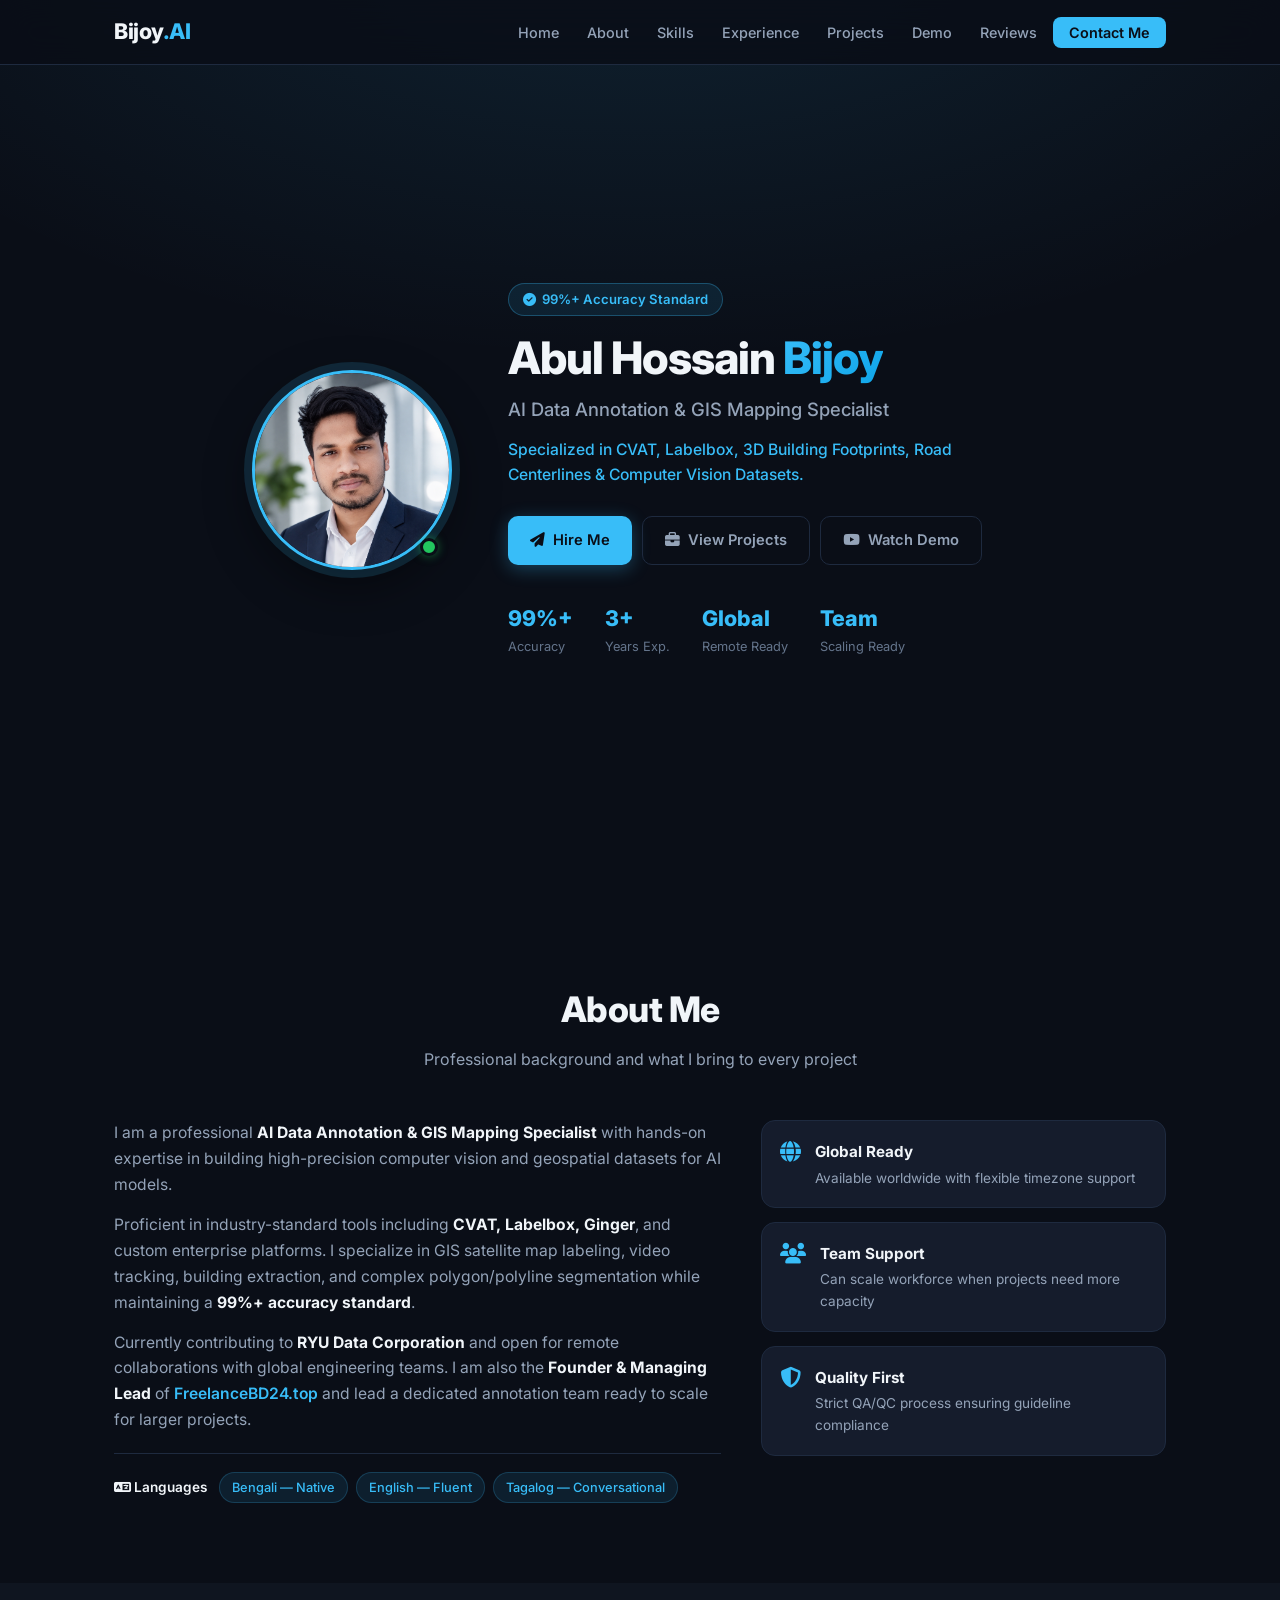
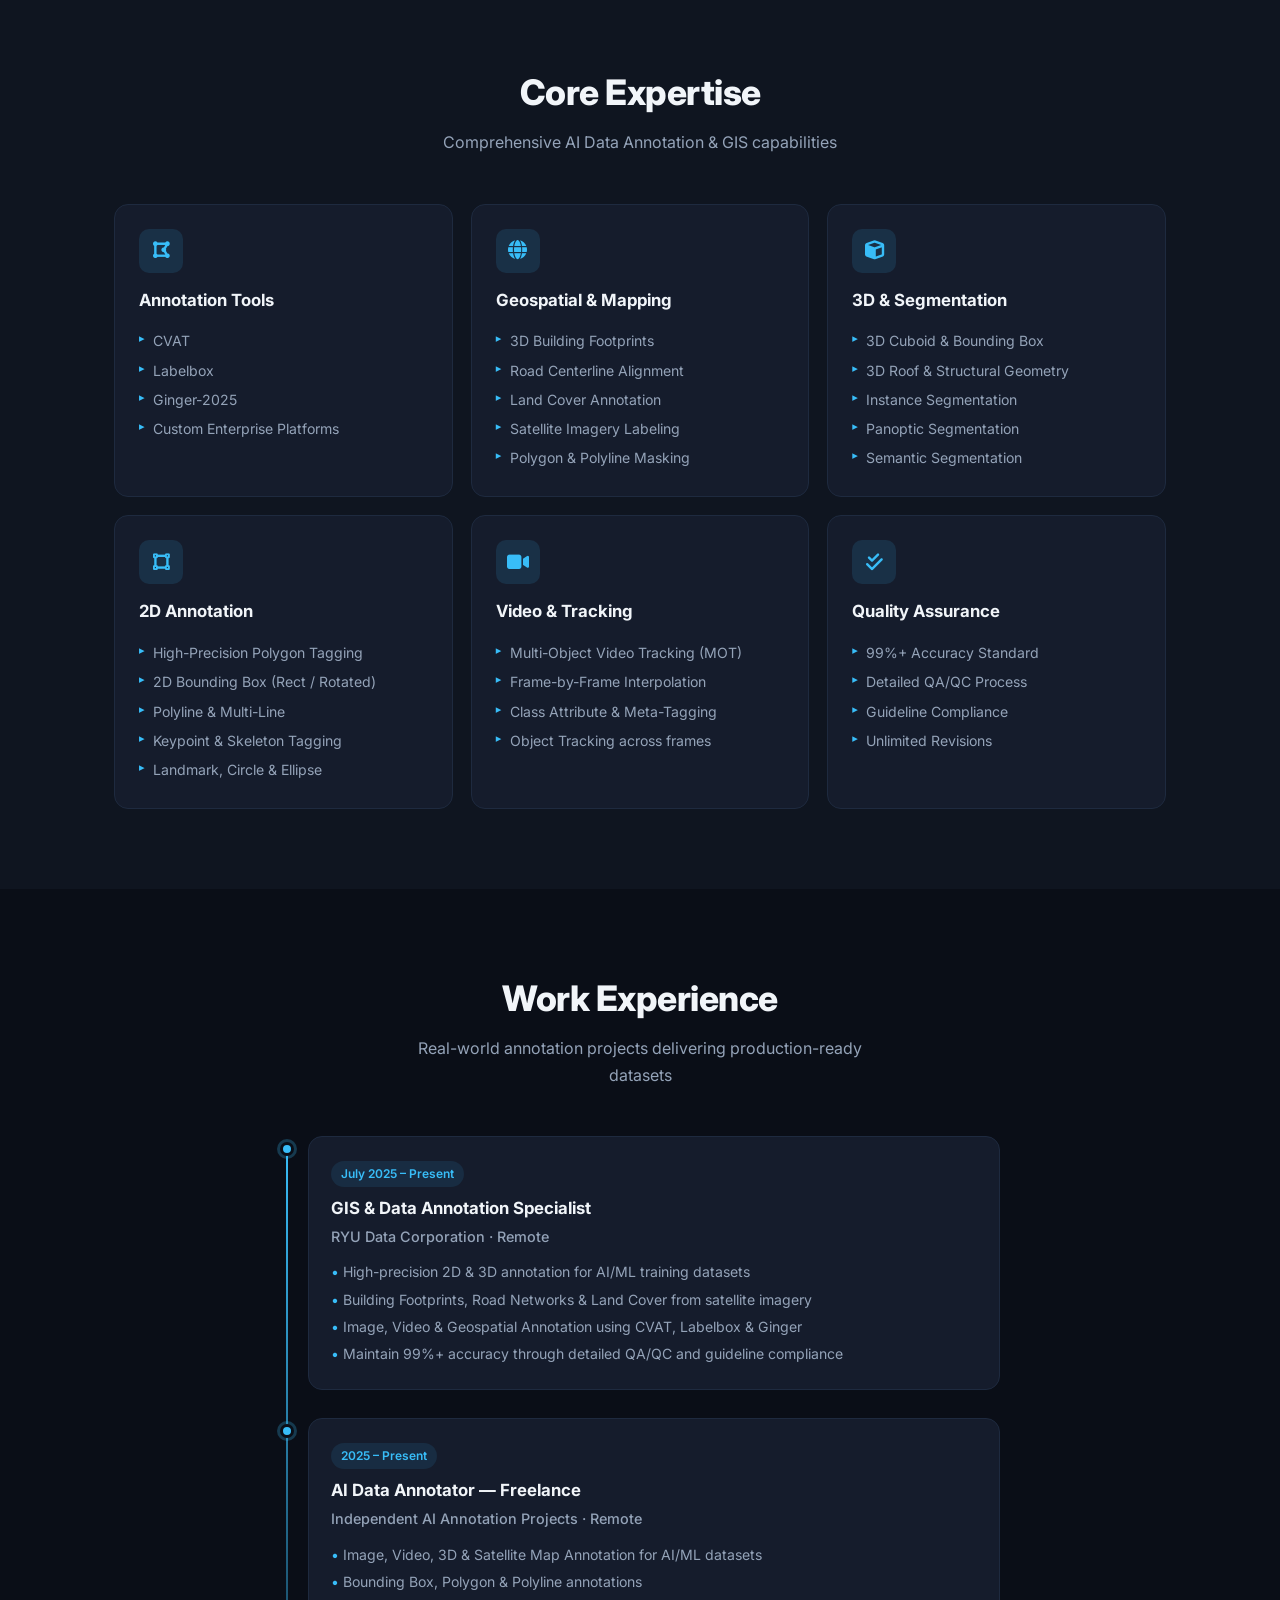
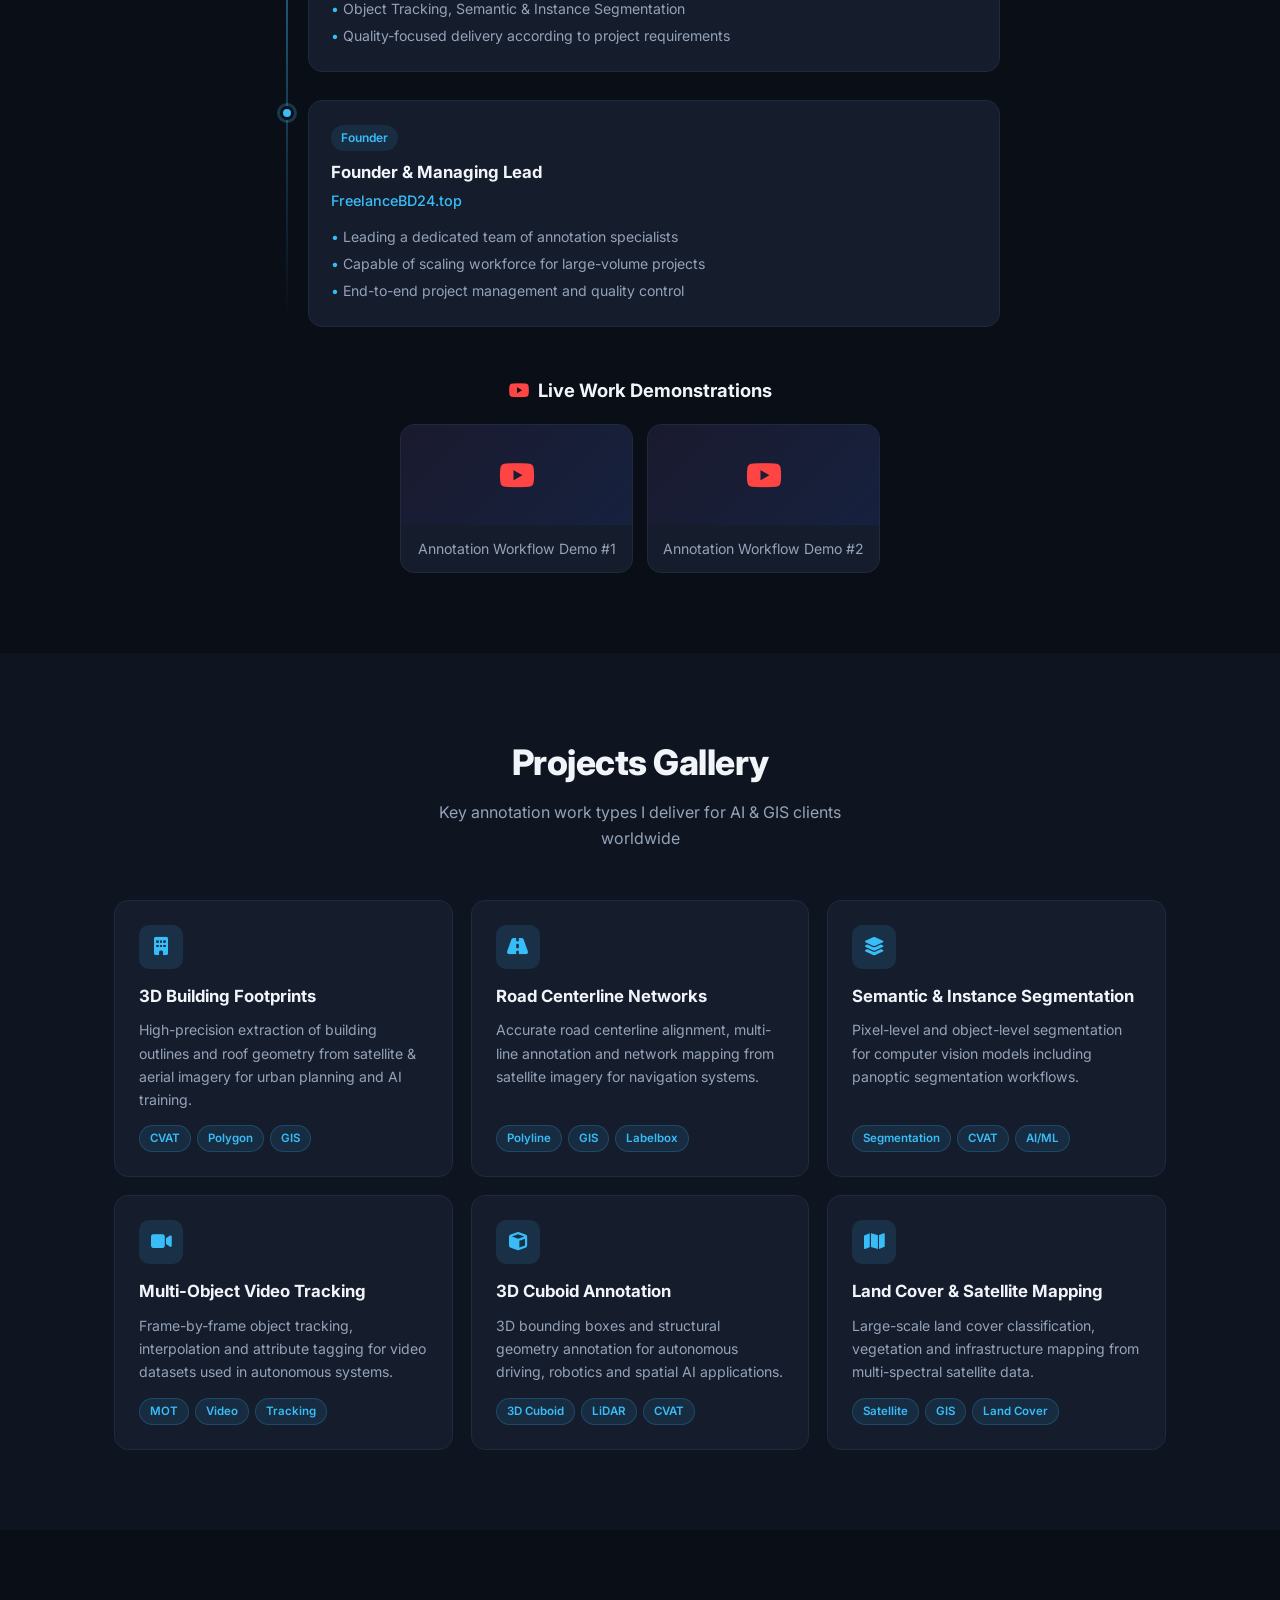
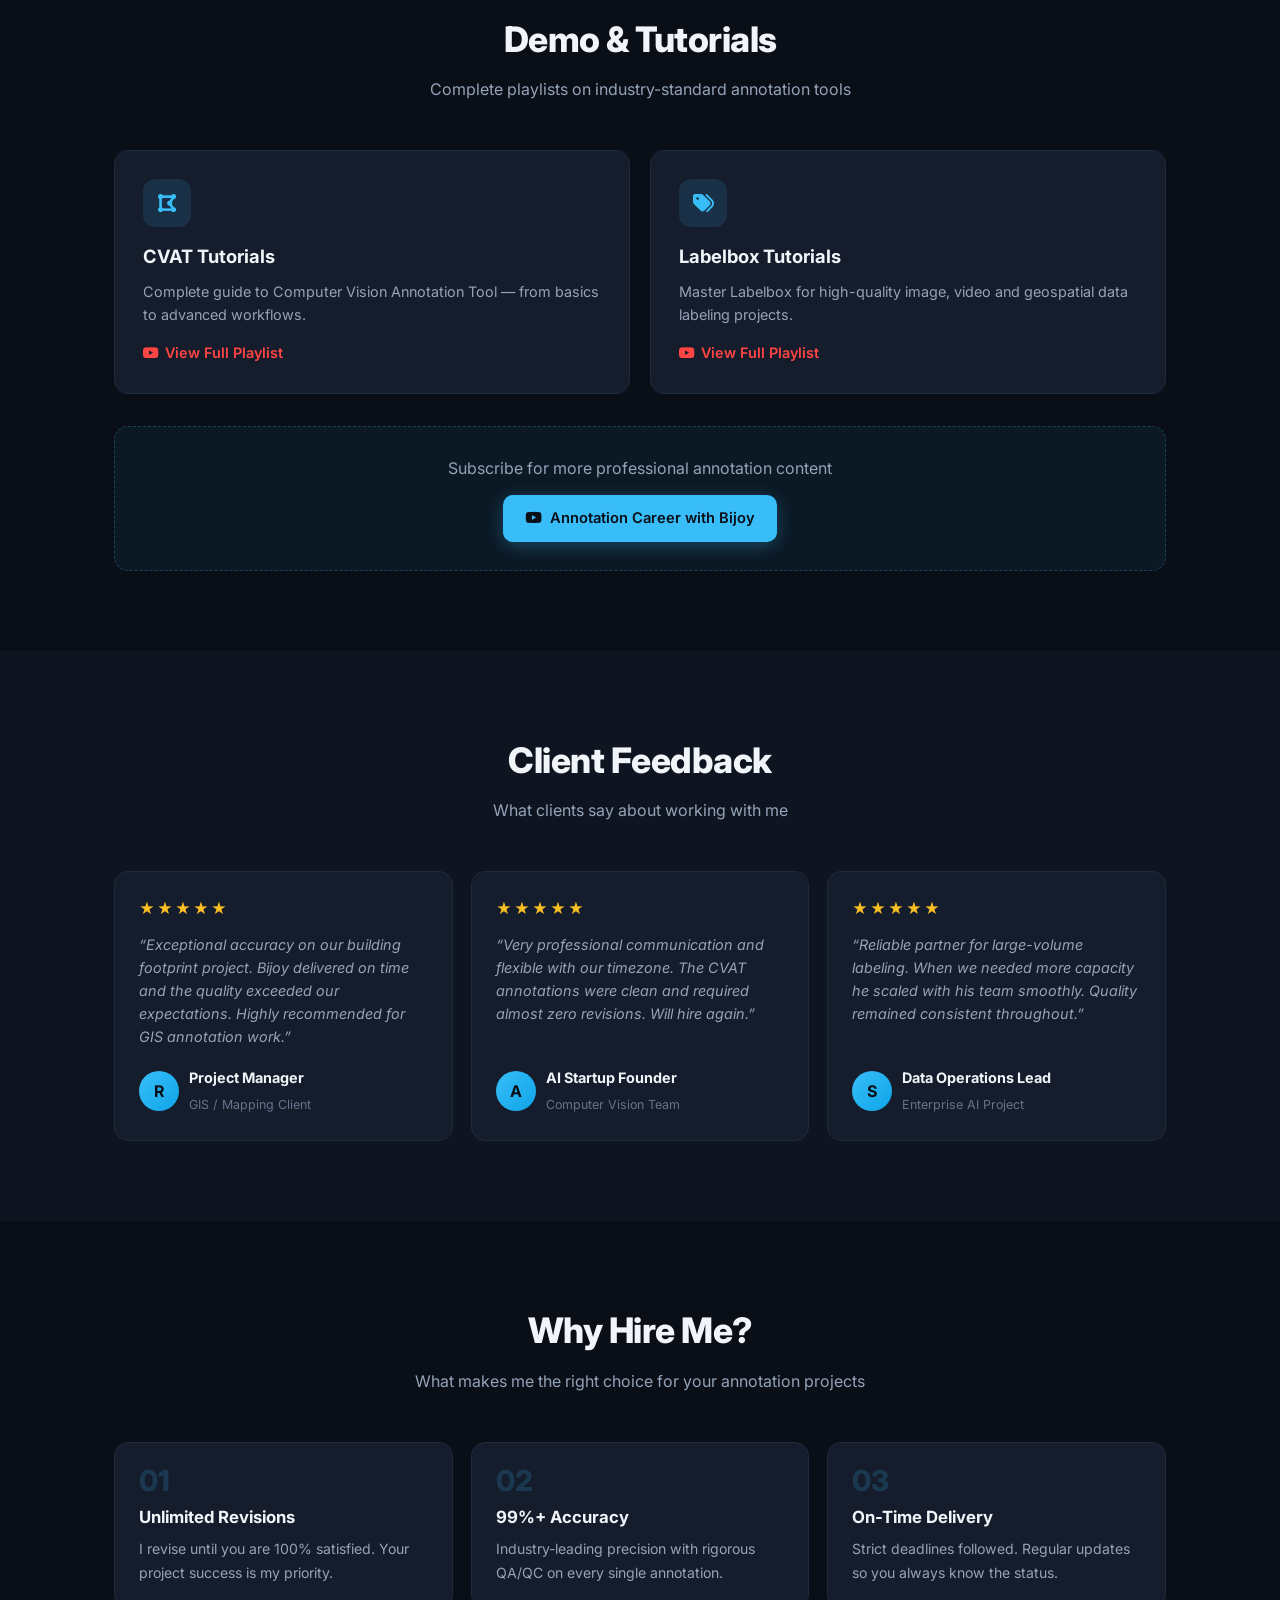
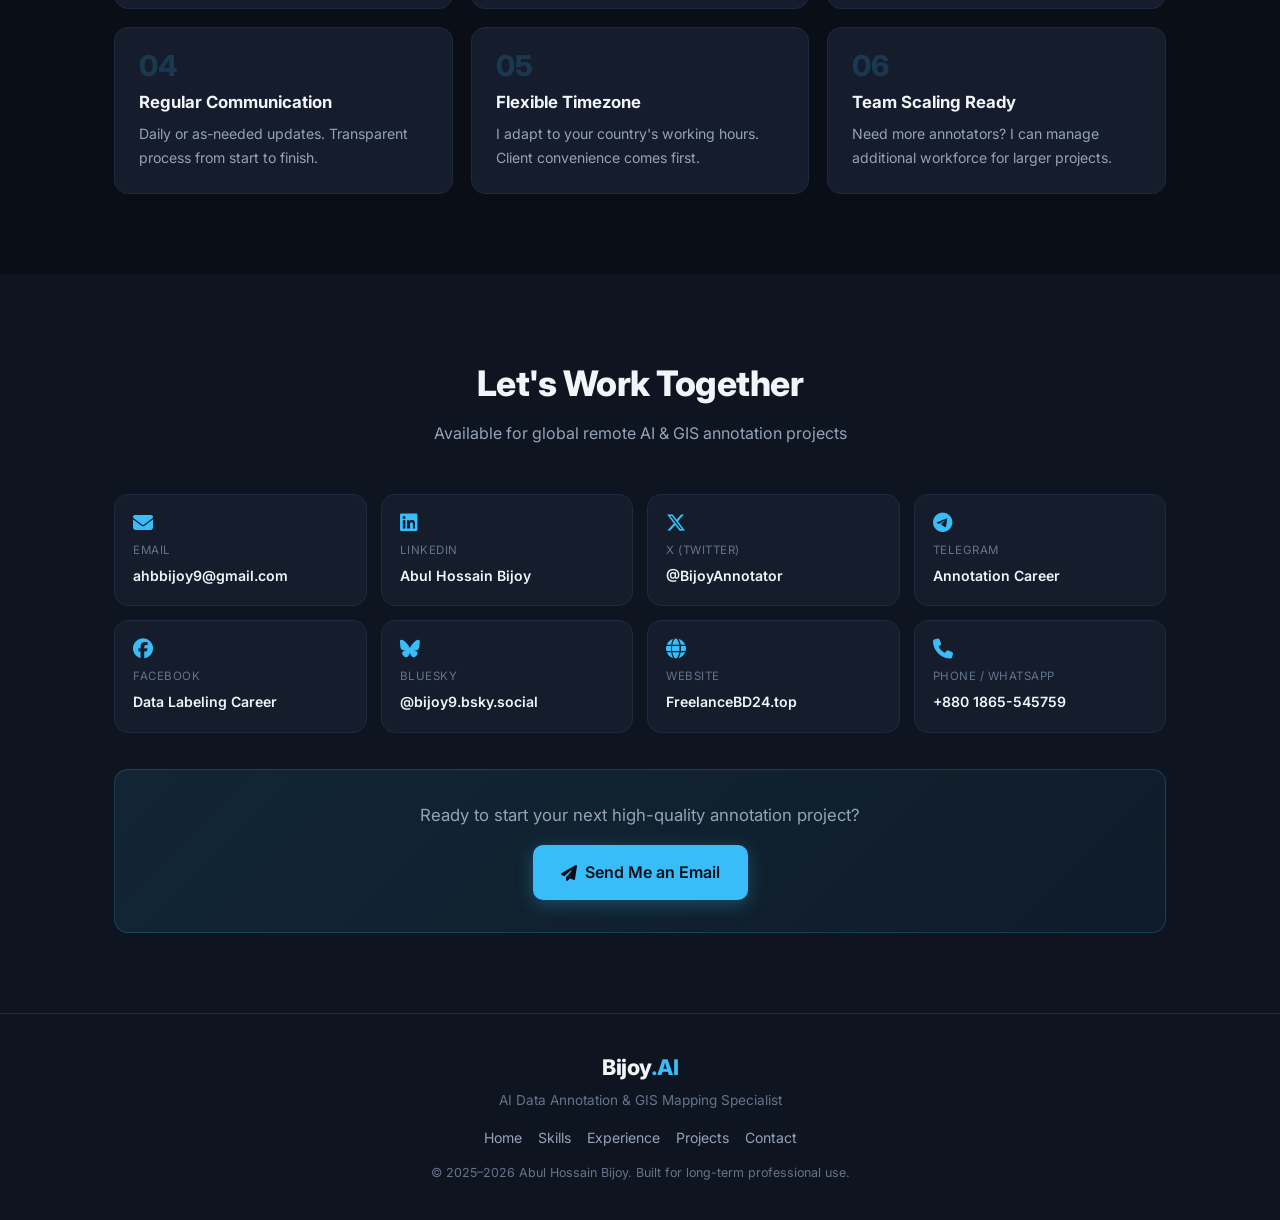
<file: index.html>
<!DOCTYPE html>
<html lang="en">
<head>
  <meta charset="UTF-8" />
  <meta name="viewport" content="width=device-width, initial-scale=1.0" />
  <meta name="description" content="Abul Hossain Bijoy — AI Data Annotation & GIS Mapping Specialist. Expert in CVAT, Labelbox, 3D Building Footprints, Road Centerlines & Computer Vision Datasets. 99%+ Accuracy." />
  <meta name="author" content="Abul Hossain Bijoy" />
  <title>Abul Hossain Bijoy | AI Data Annotation & GIS Mapping Specialist</title>
  <link rel="stylesheet" href="style.css" />
  <link rel="stylesheet" href="https://cdnjs.cloudflare.com/ajax/libs/font-awesome/6.5.1/css/all.min.css" />
  <link rel="preconnect" href="https://fonts.googleapis.com" />
  <link rel="preconnect" href="https://fonts.gstatic.com" crossorigin />
  <link href="https://fonts.googleapis.com/css2?family=Inter:wght@400;500;600;700;800&display=swap" rel="stylesheet" />
</head>
<body>

  <!-- ========== NAVBAR ========== -->
  <nav class="navbar" id="navbar">
    <div class="nav-inner">
      <a href="#home" class="nav-logo">Bijoy<span>.AI</span></a>
      <ul class="nav-links" id="navLinks">
        <li><a href="#home">Home</a></li>
        <li><a href="#about">About</a></li>
        <li><a href="#skills">Skills</a></li>
        <li><a href="#experience">Experience</a></li>
        <li><a href="#projects">Projects</a></li>
        <li><a href="#demo">Demo</a></li>
        <li><a href="#reviews">Reviews</a></li>
        <li><a href="#contact" class="nav-cta">Contact Me</a></li>
      </ul>
      <button class="nav-toggle" id="navToggle" aria-label="Menu">
        <span></span><span></span><span></span>
      </button>
    </div>
  </nav>

  <!-- ========== HERO ========== -->
  <section class="hero" id="home">
    <div class="hero-inner">
      <div class="hero-photo">
        <img src="Profile_Photo.png" alt="Abul Hossain Bijoy" />
        <span class="status-dot"></span>
      </div>
      <div class="hero-text">
        <p class="hero-badge"><i class="fa-solid fa-circle-check"></i> 99%+ Accuracy Standard</p>
        <h1>Abul Hossain <span>Bijoy</span></h1>
        <h2>AI Data Annotation & GIS Mapping Specialist</h2>
        <p class="hero-tagline">Specialized in CVAT, Labelbox, 3D Building Footprints, Road Centerlines & Computer Vision Datasets.</p>
        <div class="hero-actions">
          <a href="#contact" class="btn btn-primary"><i class="fa-solid fa-paper-plane"></i> Hire Me</a>
          <a href="#projects" class="btn btn-outline"><i class="fa-solid fa-briefcase"></i> View Projects</a>
          <a href="#demo" class="btn btn-outline"><i class="fa-brands fa-youtube"></i> Watch Demo</a>
        </div>
        <div class="hero-stats">
          <div><strong>99%+</strong><span>Accuracy</span></div>
          <div><strong>3+</strong><span>Years Exp.</span></div>
          <div><strong>Global</strong><span>Remote Ready</span></div>
          <div><strong>Team</strong><span>Scaling Ready</span></div>
        </div>
      </div>
    </div>
  </section>

  <!-- ========== ABOUT ========== -->
  <section class="section" id="about">
    <div class="container">
      <div class="section-header">
        <h2>About Me</h2>
        <p>Professional background and what I bring to every project</p>
      </div>
      <div class="about-grid">
        <div class="about-content">
          <p>I am a professional <strong>AI Data Annotation & GIS Mapping Specialist</strong> with hands-on expertise in building high-precision computer vision and geospatial datasets for AI models.</p>
          <p>Proficient in industry-standard tools including <strong>CVAT, Labelbox, Ginger</strong>, and custom enterprise platforms. I specialize in GIS satellite map labeling, video tracking, building extraction, and complex polygon/polyline segmentation while maintaining a <strong>99%+ accuracy standard</strong>.</p>
          <p>Currently contributing to <strong>RYU Data Corporation</strong> and open for remote collaborations with global engineering teams. I am also the <strong>Founder & Managing Lead</strong> of <a href="https://freelancebd24.top" target="_blank" rel="noopener">FreelanceBD24.top</a> and lead a dedicated annotation team ready to scale for larger projects.</p>
          <div class="lang-row">
            <span class="lang-label"><i class="fa-solid fa-language"></i> Languages</span>
            <span class="chip">Bengali — Native</span>
            <span class="chip">English — Fluent</span>
            <span class="chip">Tagalog — Conversational</span>
          </div>
        </div>
        <div class="about-cards">
          <div class="info-card">
            <i class="fa-solid fa-globe"></i>
            <div>
              <h4>Global Ready</h4>
              <p>Available worldwide with flexible timezone support</p>
            </div>
          </div>
          <div class="info-card">
            <i class="fa-solid fa-users"></i>
            <div>
              <h4>Team Support</h4>
              <p>Can scale workforce when projects need more capacity</p>
            </div>
          </div>
          <div class="info-card">
            <i class="fa-solid fa-shield-halved"></i>
            <div>
              <h4>Quality First</h4>
              <p>Strict QA/QC process ensuring guideline compliance</p>
            </div>
          </div>
        </div>
      </div>
    </div>
  </section>

  <!-- ========== SKILLS ========== -->
  <section class="section section-alt" id="skills">
    <div class="container">
      <div class="section-header">
        <h2>Core Expertise</h2>
        <p>Comprehensive AI Data Annotation & GIS capabilities</p>
      </div>
      <div class="skills-grid">
        <div class="skill-card">
          <div class="skill-icon"><i class="fa-solid fa-draw-polygon"></i></div>
          <h3>Annotation Tools</h3>
          <ul>
            <li>CVAT</li>
            <li>Labelbox</li>
            <li>Ginger-2025</li>
            <li>Custom Enterprise Platforms</li>
          </ul>
        </div>
        <div class="skill-card">
          <div class="skill-icon"><i class="fa-solid fa-globe"></i></div>
          <h3>Geospatial & Mapping</h3>
          <ul>
            <li>3D Building Footprints</li>
            <li>Road Centerline Alignment</li>
            <li>Land Cover Annotation</li>
            <li>Satellite Imagery Labeling</li>
            <li>Polygon & Polyline Masking</li>
          </ul>
        </div>
        <div class="skill-card">
          <div class="skill-icon"><i class="fa-solid fa-cube"></i></div>
          <h3>3D & Segmentation</h3>
          <ul>
            <li>3D Cuboid & Bounding Box</li>
            <li>3D Roof & Structural Geometry</li>
            <li>Instance Segmentation</li>
            <li>Panoptic Segmentation</li>
            <li>Semantic Segmentation</li>
          </ul>
        </div>
        <div class="skill-card">
          <div class="skill-icon"><i class="fa-solid fa-vector-square"></i></div>
          <h3>2D Annotation</h3>
          <ul>
            <li>High-Precision Polygon Tagging</li>
            <li>2D Bounding Box (Rect / Rotated)</li>
            <li>Polyline & Multi-Line</li>
            <li>Keypoint & Skeleton Tagging</li>
            <li>Landmark, Circle & Ellipse</li>
          </ul>
        </div>
        <div class="skill-card">
          <div class="skill-icon"><i class="fa-solid fa-video"></i></div>
          <h3>Video & Tracking</h3>
          <ul>
            <li>Multi-Object Video Tracking (MOT)</li>
            <li>Frame-by-Frame Interpolation</li>
            <li>Class Attribute & Meta-Tagging</li>
            <li>Object Tracking across frames</li>
          </ul>
        </div>
        <div class="skill-card">
          <div class="skill-icon"><i class="fa-solid fa-check-double"></i></div>
          <h3>Quality Assurance</h3>
          <ul>
            <li>99%+ Accuracy Standard</li>
            <li>Detailed QA/QC Process</li>
            <li>Guideline Compliance</li>
            <li>Unlimited Revisions</li>
          </ul>
        </div>
      </div>
    </div>
  </section>

  <!-- ========== EXPERIENCE ========== -->
  <section class="section" id="experience">
    <div class="container">
      <div class="section-header">
        <h2>Work Experience</h2>
        <p>Real-world annotation projects delivering production-ready datasets</p>
      </div>
      <div class="timeline">
        <div class="timeline-item">
          <div class="timeline-dot"></div>
          <div class="timeline-body">
            <span class="timeline-date">July 2025 – Present</span>
            <h3>GIS & Data Annotation Specialist</h3>
            <h4>RYU Data Corporation · Remote</h4>
            <ul>
              <li>High-precision 2D & 3D annotation for AI/ML training datasets</li>
              <li>Building Footprints, Road Networks & Land Cover from satellite imagery</li>
              <li>Image, Video & Geospatial Annotation using CVAT, Labelbox & Ginger</li>
              <li>Maintain 99%+ accuracy through detailed QA/QC and guideline compliance</li>
            </ul>
          </div>
        </div>
        <div class="timeline-item">
          <div class="timeline-dot"></div>
          <div class="timeline-body">
            <span class="timeline-date">2025 – Present</span>
            <h3>AI Data Annotator — Freelance</h3>
            <h4>Independent AI Annotation Projects · Remote</h4>
            <ul>
              <li>Image, Video, 3D & Satellite Map Annotation for AI/ML datasets</li>
              <li>Bounding Box, Polygon & Polyline annotations</li>
              <li>Object Tracking, Semantic & Instance Segmentation</li>
              <li>Quality-focused delivery according to project requirements</li>
            </ul>
          </div>
        </div>
        <div class="timeline-item">
          <div class="timeline-dot"></div>
          <div class="timeline-body">
            <span class="timeline-date">Founder</span>
            <h3>Founder & Managing Lead</h3>
            <h4><a href="https://freelancebd24.top" target="_blank" rel="noopener">FreelanceBD24.top</a></h4>
            <ul>
              <li>Leading a dedicated team of annotation specialists</li>
              <li>Capable of scaling workforce for large-volume projects</li>
              <li>End-to-end project management and quality control</li>
            </ul>
          </div>
        </div>
      </div>

      <div class="demo-shorts">
        <h3><i class="fa-brands fa-youtube"></i> Live Work Demonstrations</h3>
        <div class="shorts-grid">
          <a href="https://www.youtube.com/shorts/JsuwKmU4Kvo" target="_blank" rel="noopener" class="short-card">
            <div class="short-play"><i class="fa-brands fa-youtube"></i></div>
            <span>Annotation Workflow Demo #1</span>
          </a>
          <a href="https://www.youtube.com/shorts/M6vo9xz1WRA" target="_blank" rel="noopener" class="short-card">
            <div class="short-play"><i class="fa-brands fa-youtube"></i></div>
            <span>Annotation Workflow Demo #2</span>
          </a>
        </div>
      </div>
    </div>
  </section>

  <!-- ========== PROJECTS ========== -->
  <section class="section section-alt" id="projects">
    <div class="container">
      <div class="section-header">
        <h2>Projects Gallery</h2>
        <p>Key annotation work types I deliver for AI & GIS clients worldwide</p>
      </div>
      <div class="projects-grid">
        <div class="project-card">
          <div class="project-icon"><i class="fa-solid fa-building"></i></div>
          <h3>3D Building Footprints</h3>
          <p>High-precision extraction of building outlines and roof geometry from satellite & aerial imagery for urban planning and AI training.</p>
          <div class="tags"><span>CVAT</span><span>Polygon</span><span>GIS</span></div>
        </div>
        <div class="project-card">
          <div class="project-icon"><i class="fa-solid fa-road"></i></div>
          <h3>Road Centerline Networks</h3>
          <p>Accurate road centerline alignment, multi-line annotation and network mapping from satellite imagery for navigation systems.</p>
          <div class="tags"><span>Polyline</span><span>GIS</span><span>Labelbox</span></div>
        </div>
        <div class="project-card">
          <div class="project-icon"><i class="fa-solid fa-layer-group"></i></div>
          <h3>Semantic & Instance Segmentation</h3>
          <p>Pixel-level and object-level segmentation for computer vision models including panoptic segmentation workflows.</p>
          <div class="tags"><span>Segmentation</span><span>CVAT</span><span>AI/ML</span></div>
        </div>
        <div class="project-card">
          <div class="project-icon"><i class="fa-solid fa-video"></i></div>
          <h3>Multi-Object Video Tracking</h3>
          <p>Frame-by-frame object tracking, interpolation and attribute tagging for video datasets used in autonomous systems.</p>
          <div class="tags"><span>MOT</span><span>Video</span><span>Tracking</span></div>
        </div>
        <div class="project-card">
          <div class="project-icon"><i class="fa-solid fa-cube"></i></div>
          <h3>3D Cuboid Annotation</h3>
          <p>3D bounding boxes and structural geometry annotation for autonomous driving, robotics and spatial AI applications.</p>
          <div class="tags"><span>3D Cuboid</span><span>LiDAR</span><span>CVAT</span></div>
        </div>
        <div class="project-card">
          <div class="project-icon"><i class="fa-solid fa-map"></i></div>
          <h3>Land Cover & Satellite Mapping</h3>
          <p>Large-scale land cover classification, vegetation and infrastructure mapping from multi-spectral satellite data.</p>
          <div class="tags"><span>Satellite</span><span>GIS</span><span>Land Cover</span></div>
        </div>
      </div>
    </div>
  </section>

  <!-- ========== DEMO ========== -->
  <section class="section" id="demo">
    <div class="container">
      <div class="section-header">
        <h2>Demo & Tutorials</h2>
        <p>Complete playlists on industry-standard annotation tools</p>
      </div>
      <div class="demo-grid">
        <a href="https://www.youtube.com/playlist?list=PLMf0ktokQtoY" target="_blank" rel="noopener" class="demo-card">
          <div class="demo-icon"><i class="fa-solid fa-draw-polygon"></i></div>
          <h3>CVAT Tutorials</h3>
          <p>Complete guide to Computer Vision Annotation Tool — from basics to advanced workflows.</p>
          <span class="demo-link"><i class="fa-brands fa-youtube"></i> View Full Playlist</span>
        </a>
        <a href="https://www.youtube.com/playlist?list=PLTjekSHCtKEU" target="_blank" rel="noopener" class="demo-card">
          <div class="demo-icon"><i class="fa-solid fa-tags"></i></div>
          <h3>Labelbox Tutorials</h3>
          <p>Master Labelbox for high-quality image, video and geospatial data labeling projects.</p>
          <span class="demo-link"><i class="fa-brands fa-youtube"></i> View Full Playlist</span>
        </a>
      </div>
      <div class="channel-box">
        <p>Subscribe for more professional annotation content</p>
        <a href="https://www.youtube.com/@AnnotationCareerwithBijoy" target="_blank" rel="noopener" class="btn btn-primary">
          <i class="fa-brands fa-youtube"></i> Annotation Career with Bijoy
        </a>
      </div>
    </div>
  </section>

  <!-- ========== REVIEWS ========== -->
  <section class="section section-alt" id="reviews">
    <div class="container">
      <div class="section-header">
        <h2>Client Feedback</h2>
        <p>What clients say about working with me</p>
      </div>
      <div class="reviews-grid">
        <div class="review-card">
          <div class="stars">★★★★★</div>
          <p>“Exceptional accuracy on our building footprint project. Bijoy delivered on time and the quality exceeded our expectations. Highly recommended for GIS annotation work.”</p>
          <div class="reviewer">
            <div class="avatar">R</div>
            <div>
              <strong>Project Manager</strong>
              <span>GIS / Mapping Client</span>
            </div>
          </div>
        </div>
        <div class="review-card">
          <div class="stars">★★★★★</div>
          <p>“Very professional communication and flexible with our timezone. The CVAT annotations were clean and required almost zero revisions. Will hire again.”</p>
          <div class="reviewer">
            <div class="avatar">A</div>
            <div>
              <strong>AI Startup Founder</strong>
              <span>Computer Vision Team</span>
            </div>
          </div>
        </div>
        <div class="review-card">
          <div class="stars">★★★★★</div>
          <p>“Reliable partner for large-volume labeling. When we needed more capacity he scaled with his team smoothly. Quality remained consistent throughout.”</p>
          <div class="reviewer">
            <div class="avatar">S</div>
            <div>
              <strong>Data Operations Lead</strong>
              <span>Enterprise AI Project</span>
            </div>
          </div>
        </div>
      </div>
    </div>
  </section>

  <!-- ========== WHY ME ========== -->
  <section class="section" id="why">
    <div class="container">
      <div class="section-header">
        <h2>Why Hire Me?</h2>
        <p>What makes me the right choice for your annotation projects</p>
      </div>
      <div class="why-grid">
        <div class="why-card">
          <span class="why-num">01</span>
          <h3>Unlimited Revisions</h3>
          <p>I revise until you are 100% satisfied. Your project success is my priority.</p>
        </div>
        <div class="why-card">
          <span class="why-num">02</span>
          <h3>99%+ Accuracy</h3>
          <p>Industry-leading precision with rigorous QA/QC on every single annotation.</p>
        </div>
        <div class="why-card">
          <span class="why-num">03</span>
          <h3>On-Time Delivery</h3>
          <p>Strict deadlines followed. Regular updates so you always know the status.</p>
        </div>
        <div class="why-card">
          <span class="why-num">04</span>
          <h3>Regular Communication</h3>
          <p>Daily or as-needed updates. Transparent process from start to finish.</p>
        </div>
        <div class="why-card">
          <span class="why-num">05</span>
          <h3>Flexible Timezone</h3>
          <p>I adapt to your country's working hours. Client convenience comes first.</p>
        </div>
        <div class="why-card">
          <span class="why-num">06</span>
          <h3>Team Scaling Ready</h3>
          <p>Need more annotators? I can manage additional workforce for larger projects.</p>
        </div>
      </div>
    </div>
  </section>

  <!-- ========== CONTACT ========== -->
  <section class="section section-alt" id="contact">
    <div class="container">
      <div class="section-header">
        <h2>Let's Work Together</h2>
        <p>Available for global remote AI & GIS annotation projects</p>
      </div>
      <div class="contact-grid">
        <a href="mailto:ahbbijoy9@gmail.com" class="contact-item">
          <i class="fa-solid fa-envelope"></i>
          <span>Email</span>
          <strong>ahbbijoy9@gmail.com</strong>
        </a>
        <a href="https://www.linkedin.com/in/abul-hossain-bijoy" target="_blank" rel="noopener" class="contact-item">
          <i class="fa-brands fa-linkedin"></i>
          <span>LinkedIn</span>
          <strong>Abul Hossain Bijoy</strong>
        </a>
        <a href="https://x.com/BijoyAnnotator" target="_blank" rel="noopener" class="contact-item">
          <i class="fa-brands fa-x-twitter"></i>
          <span>X (Twitter)</span>
          <strong>@BijoyAnnotator</strong>
        </a>
        <a href="https://t.me/Annotation_Career_with_Bijoy" target="_blank" rel="noopener" class="contact-item">
          <i class="fa-brands fa-telegram"></i>
          <span>Telegram</span>
          <strong>Annotation Career</strong>
        </a>
        <a href="https://www.facebook.com/DataLabelingCareer" target="_blank" rel="noopener" class="contact-item">
          <i class="fa-brands fa-facebook"></i>
          <span>Facebook</span>
          <strong>Data Labeling Career</strong>
        </a>
        <a href="https://bsky.app/profile/bijoy9.bsky.social" target="_blank" rel="noopener" class="contact-item">
          <i class="fa-brands fa-bluesky"></i>
          <span>Bluesky</span>
          <strong>@bijoy9.bsky.social</strong>
        </a>
        <a href="https://freelancebd24.top" target="_blank" rel="noopener" class="contact-item">
          <i class="fa-solid fa-globe"></i>
          <span>Website</span>
          <strong>FreelanceBD24.top</strong>
        </a>
        <a href="tel:+8801865545759" class="contact-item">
          <i class="fa-solid fa-phone"></i>
          <span>Phone / WhatsApp</span>
          <strong>+880 1865-545759</strong>
        </a>
      </div>
      <div class="contact-cta">
        <p>Ready to start your next high-quality annotation project?</p>
        <a href="mailto:ahbbijoy9@gmail.com" class="btn btn-primary btn-lg">
          <i class="fa-solid fa-paper-plane"></i> Send Me an Email
        </a>
      </div>
    </div>
  </section>

  <!-- ========== FOOTER ========== -->
  <footer class="footer">
    <div class="container footer-inner">
      <div class="footer-brand">
        <a href="#home" class="nav-logo">Bijoy<span>.AI</span></a>
        <p>AI Data Annotation & GIS Mapping Specialist</p>
      </div>
      <div class="footer-links">
        <a href="#home">Home</a>
        <a href="#skills">Skills</a>
        <a href="#experience">Experience</a>
        <a href="#projects">Projects</a>
        <a href="#contact">Contact</a>
      </div>
      <p class="footer-copy">© 2025–2026 Abul Hossain Bijoy. Built for long-term professional use.</p>
    </div>
  </footer>

  <script src="script.js"></script>
</body>
</html>
</file>
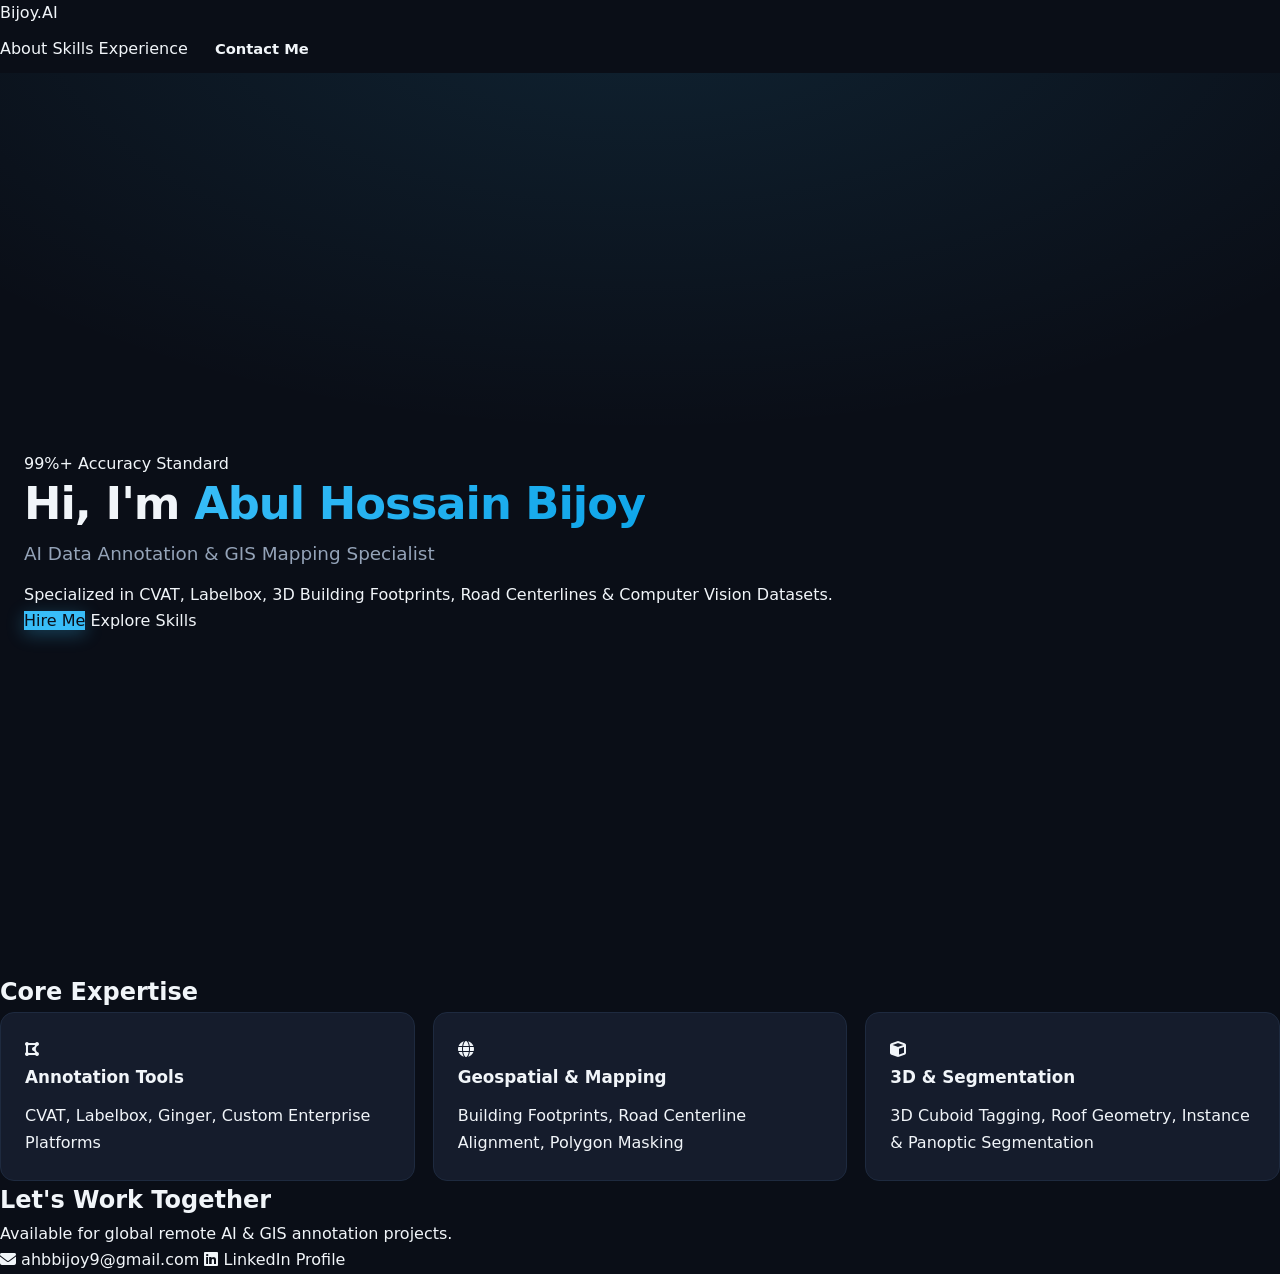
<file: index.html.html>
<!DOCTYPE html>
<html lang="en">
<head>
  <meta charset="UTF-8" />
  <meta name="viewport" content="width=device-width, initial-scale=1.0" />
  <title>Abul Hossain Bijoy | AI Data Annotation & GIS Specialist</title>
  <link rel="stylesheet" href="style.css" />
  <link rel="stylesheet" href="https://cdnjs.cloudflare.com/ajax/libs/font-awesome/6.4.0/css/all.min.css" />
</head>
<body>
  <!-- Header / Navigation -->
  <header>
    <div class="logo">Bijoy<span>.AI</span></div>
    <nav>
      <a href="#about">About</a>
      <a href="#skills">Skills</a>
      <a href="#experience">Experience</a>
      <a href="#contact" class="btn">Contact Me</a>
    </nav>
  </header>

  <!-- Hero Section -->
  <section class="hero">
    <div class="hero-content">
      <span class="badge">99%+ Accuracy Standard</span>
      <h1>Hi, I'm <span>Abul Hossain Bijoy</span></h1>
      <h2>AI Data Annotation & GIS Mapping Specialist</h2>
      <p>Specialized in CVAT, Labelbox, 3D Building Footprints, Road Centerlines & Computer Vision Datasets.</p>
      <div class="hero-buttons">
        <a href="#contact" class="btn-primary">Hire Me</a>
        <a href="#skills" class="btn-secondary">Explore Skills</a>
      </div>
    </div>
  </section>

  <!-- Skills Section -->
  <section id="skills" class="skills-section">
    <h2>Core Expertise</h2>
    <div class="skills-grid">
      <div class="skill-card">
        <i class="fa-solid fa-draw-polygon"></i>
        <h3>Annotation Tools</h3>
        <p>CVAT, Labelbox, Ginger, Custom Enterprise Platforms</p>
      </div>
      <div class="skill-card">
        <i class="fa-solid fa-globe"></i>
        <h3>Geospatial & Mapping</h3>
        <p>Building Footprints, Road Centerline Alignment, Polygon Masking</p>
      </div>
      <div class="skill-card">
        <i class="fa-solid fa-cube"></i>
        <h3>3D & Segmentation</h3>
        <p>3D Cuboid Tagging, Roof Geometry, Instance & Panoptic Segmentation</p>
      </div>
    </div>
  </section>

  <!-- Contact / Footer Section -->
  <section id="contact" class="contact-section">
    <h2>Let's Work Together</h2>
    <p>Available for global remote AI & GIS annotation projects.</p>
    <div class="contact-links">
      <a href="mailto:ahbbijoy9@gmail.com"><i class="fa-solid fa-envelope"></i> ahbbijoy9@gmail.com</a>
      <a href="https://linkedin.com/in/abul-hossain-bijoy" target="_blank"><i class="fa-brands fa-linkedin"></i> LinkedIn Profile</a>
    </div>
  </section>

  <script src="script.js"></script>
</body>
</html>
</file>
<file: style.css>
/* ============================================================
   Abul Hossain Bijoy — Premium International Portfolio
   Clean · Modern · Professional
   ============================================================ */

:root {
  --bg: #0a0e17;
  --bg2: #0f1520;
  --card: #151c2c;
  --card-hover: #1a2336;
  --border: #1e2a3f;
  --accent: #38bdf8;
  --accent2: #0ea5e9;
  --text: #f1f5f9;
  --text2: #94a3b8;
  --text3: #64748b;
  --green: #22c55e;
  --radius: 14px;
  --shadow: 0 8px 32px rgba(0,0,0,.35);
  --trans: .25s ease;
}

*, *::before, *::after { margin: 0; padding: 0; box-sizing: border-box; }

html {
  scroll-behavior: smooth;
  scroll-padding-top: 72px;
}

body {
  font-family: 'Inter', system-ui, -apple-system, sans-serif;
  background: var(--bg);
  color: var(--text);
  line-height: 1.65;
  font-size: 16px;
  -webkit-font-smoothing: antialiased;
}

a { color: inherit; text-decoration: none; }
img { max-width: 100%; display: block; }
ul { list-style: none; }

.container {
  max-width: 1100px;
  margin: 0 auto;
  padding: 0 24px;
}

/* ========== NAVBAR ========== */
.navbar {
  position: fixed;
  top: 0; left: 0; right: 0;
  z-index: 1000;
  background: rgba(10, 14, 23, 0.85);
  backdrop-filter: blur(16px);
  border-bottom: 1px solid var(--border);
  transition: var(--trans);
}

.navbar.scrolled {
  box-shadow: 0 4px 24px rgba(0,0,0,.4);
}

.nav-inner {
  max-width: 1100px;
  margin: 0 auto;
  padding: 0 24px;
  height: 64px;
  display: flex;
  align-items: center;
  justify-content: space-between;
}

.nav-logo {
  font-size: 1.35rem;
  font-weight: 800;
  letter-spacing: -.5px;
}
.nav-logo span { color: var(--accent); }

.nav-links {
  display: flex;
  align-items: center;
  gap: 4px;
}

.nav-links a {
  font-size: .9rem;
  font-weight: 500;
  color: var(--text2);
  padding: 6px 12px;
  border-radius: 8px;
  transition: var(--trans);
}
.nav-links a:hover { color: var(--accent); background: rgba(56,189,248,.08); }

.nav-cta {
  background: var(--accent) !important;
  color: var(--bg) !important;
  font-weight: 600 !important;
  padding: 7px 16px !important;
  border-radius: 8px !important;
}
.nav-cta:hover { background: var(--accent2) !important; }

.nav-toggle {
  display: none;
  flex-direction: column;
  gap: 5px;
  background: none;
  border: none;
  cursor: pointer;
  padding: 4px;
}
.nav-toggle span {
  display: block;
  width: 22px;
  height: 2px;
  background: var(--text);
  border-radius: 2px;
  transition: var(--trans);
}

/* ========== HERO ========== */
.hero {
  min-height: 100vh;
  display: flex;
  align-items: center;
  padding: 100px 24px 60px;
  background:
    radial-gradient(ellipse 70% 50% at 50% -10%, rgba(56,189,248,.12), transparent),
    var(--bg);
}

.hero-inner {
  max-width: 1100px;
  margin: 0 auto;
  display: flex;
  align-items: center;
  gap: 56px;
}

.hero-photo {
  position: relative;
  flex-shrink: 0;
}

.hero-photo img {
  width: 200px;
  height: 200px;
  border-radius: 50%;
  object-fit: cover;
  border: 3px solid var(--accent);
  box-shadow:
    0 0 0 8px rgba(56,189,248,.15),
    0 16px 48px rgba(0,0,0,.45);
}

.status-dot {
  position: absolute;
  bottom: 14px;
  right: 14px;
  width: 18px;
  height: 18px;
  background: var(--green);
  border-radius: 50%;
  border: 3px solid var(--bg);
  box-shadow: 0 0 10px rgba(34,197,94,.5);
}

.hero-text { flex: 1; }

.hero-badge {
  display: inline-flex;
  align-items: center;
  gap: 6px;
  background: rgba(56,189,248,.1);
  color: var(--accent);
  font-size: .82rem;
  font-weight: 600;
  padding: 5px 14px;
  border-radius: 50px;
  border: 1px solid rgba(56,189,248,.3);
  margin-bottom: 16px;
}

.hero h1 {
  font-size: clamp(2rem, 4.5vw, 2.8rem);
  font-weight: 800;
  letter-spacing: -1px;
  line-height: 1.2;
  margin-bottom: 8px;
}
.hero h1 span {
  background: linear-gradient(135deg, #38bdf8, #0ea5e9);
  -webkit-background-clip: text;
  -webkit-text-fill-color: transparent;
  background-clip: text;
}

.hero h2 {
  font-size: 1.15rem;
  font-weight: 500;
  color: var(--text2);
  margin-bottom: 12px;
}

.hero-tagline {
  color: var(--accent);
  font-size: .98rem;
  font-weight: 500;
  margin-bottom: 28px;
  max-width: 520px;
}

.hero-actions {
  display: flex;
  flex-wrap: wrap;
  gap: 10px;
  margin-bottom: 36px;
}

.btn {
  display: inline-flex;
  align-items: center;
  gap: 8px;
  padding: 11px 22px;
  border-radius: 10px;
  font-size: .92rem;
  font-weight: 600;
  transition: var(--trans);
  cursor: pointer;
  border: none;
}

.btn-primary {
  background: var(--accent);
  color: var(--bg);
  box-shadow: 0 4px 18px rgba(56,189,248,.3);
}
.btn-primary:hover {
  background: var(--accent2);
  transform: translateY(-2px);
  box-shadow: 0 6px 24px rgba(56,189,248,.4);
}

.btn-outline {
  background: transparent;
  color: var(--text2);
  border: 1px solid var(--border);
}
.btn-outline:hover {
  border-color: var(--accent);
  color: var(--accent);
  transform: translateY(-2px);
}

.btn-lg { padding: 14px 28px; font-size: 1rem; }

.hero-stats {
  display: flex;
  gap: 32px;
  flex-wrap: wrap;
}
.hero-stats div {
  display: flex;
  flex-direction: column;
}
.hero-stats strong {
  font-size: 1.35rem;
  font-weight: 800;
  color: var(--accent);
}
.hero-stats span {
  font-size: .8rem;
  color: var(--text3);
}

/* ========== SECTIONS ========== */
.section {
  padding: 80px 0;
}

.section-alt {
  background: var(--bg2);
}

.section-header {
  text-align: center;
  margin-bottom: 48px;
}
.section-header h2 {
  font-size: clamp(1.7rem, 3.5vw, 2.2rem);
  font-weight: 800;
  letter-spacing: -.5px;
  margin-bottom: 8px;
}
.section-header p {
  color: var(--text2);
  font-size: 1rem;
  max-width: 480px;
  margin: 0 auto;
}

/* ========== ABOUT ========== */
.about-grid {
  display: grid;
  grid-template-columns: 1.5fr 1fr;
  gap: 40px;
  align-items: start;
}

.about-content p {
  color: var(--text2);
  margin-bottom: 14px;
  font-size: .98rem;
}
.about-content strong { color: var(--text); }
.about-content a { color: var(--accent); font-weight: 600; }
.about-content a:hover { text-decoration: underline; }

.lang-row {
  display: flex;
  flex-wrap: wrap;
  align-items: center;
  gap: 8px;
  margin-top: 20px;
  padding-top: 18px;
  border-top: 1px solid var(--border);
}
.lang-label {
  font-size: .85rem;
  font-weight: 600;
  color: var(--text);
  margin-right: 4px;
}
.chip {
  background: rgba(56,189,248,.1);
  color: var(--accent);
  font-size: .8rem;
  font-weight: 500;
  padding: 4px 12px;
  border-radius: 50px;
  border: 1px solid rgba(56,189,248,.2);
}

.about-cards {
  display: flex;
  flex-direction: column;
  gap: 14px;
}

.info-card {
  display: flex;
  gap: 14px;
  align-items: flex-start;
  background: var(--card);
  border: 1px solid var(--border);
  border-radius: var(--radius);
  padding: 18px;
  transition: var(--trans);
}
.info-card:hover {
  border-color: var(--accent);
  transform: translateX(4px);
}
.info-card i {
  font-size: 1.3rem;
  color: var(--accent);
  margin-top: 2px;
  flex-shrink: 0;
}
.info-card h4 { font-size: .95rem; margin-bottom: 2px; }
.info-card p { font-size: .85rem; color: var(--text2); }

/* ========== SKILLS ========== */
.skills-grid {
  display: grid;
  grid-template-columns: repeat(3, 1fr);
  gap: 18px;
}

.skill-card {
  background: var(--card);
  border: 1px solid var(--border);
  border-radius: var(--radius);
  padding: 24px;
  transition: var(--trans);
}
.skill-card:hover {
  border-color: var(--accent);
  transform: translateY(-4px);
  box-shadow: var(--shadow);
  background: var(--card-hover);
}

.skill-icon {
  width: 44px;
  height: 44px;
  display: flex;
  align-items: center;
  justify-content: center;
  background: rgba(56,189,248,.12);
  border-radius: 10px;
  margin-bottom: 14px;
}
.skill-icon i { font-size: 1.2rem; color: var(--accent); }

.skill-card h3 {
  font-size: 1.05rem;
  font-weight: 700;
  margin-bottom: 12px;
}
.skill-card li {
  font-size: .88rem;
  color: var(--text2);
  padding: 3px 0 3px 14px;
  position: relative;
}
.skill-card li::before {
  content: "▸";
  position: absolute;
  left: 0;
  color: var(--accent);
  font-size: .7rem;
}

/* ========== EXPERIENCE ========== */
.timeline {
  max-width: 720px;
  margin: 0 auto 48px;
  position: relative;
  padding-left: 28px;
}
.timeline::before {
  content: "";
  position: absolute;
  left: 6px;
  top: 8px;
  bottom: 8px;
  width: 2px;
  background: linear-gradient(to bottom, var(--accent), transparent);
}

.timeline-item {
  position: relative;
  margin-bottom: 28px;
}
.timeline-dot {
  position: absolute;
  left: -28px;
  top: 6px;
  width: 14px;
  height: 14px;
  border-radius: 50%;
  background: var(--accent);
  border: 3px solid var(--bg);
  box-shadow: 0 0 0 3px rgba(56,189,248,.25);
}
.timeline-body {
  background: var(--card);
  border: 1px solid var(--border);
  border-radius: var(--radius);
  padding: 22px;
  transition: var(--trans);
}
.timeline-body:hover { border-color: var(--accent); }

.timeline-date {
  display: inline-block;
  background: rgba(56,189,248,.1);
  color: var(--accent);
  font-size: .75rem;
  font-weight: 600;
  padding: 3px 10px;
  border-radius: 50px;
  margin-bottom: 8px;
}
.timeline-body h3 { font-size: 1.05rem; margin-bottom: 2px; }
.timeline-body h4 {
  font-size: .9rem;
  font-weight: 500;
  color: var(--text2);
  margin-bottom: 10px;
}
.timeline-body h4 a { color: var(--accent); }
.timeline-body li {
  font-size: .88rem;
  color: var(--text2);
  padding: 2px 0 2px 12px;
  position: relative;
}
.timeline-body li::before {
  content: "•";
  position: absolute;
  left: 0;
  color: var(--accent);
}

/* Shorts */
.demo-shorts { text-align: center; }
.demo-shorts h3 {
  font-size: 1.15rem;
  margin-bottom: 18px;
  display: flex;
  align-items: center;
  justify-content: center;
  gap: 8px;
}
.demo-shorts h3 i { color: #f44; }

.shorts-grid {
  display: grid;
  grid-template-columns: repeat(2, 1fr);
  gap: 14px;
  max-width: 480px;
  margin: 0 auto;
}

.short-card {
  background: var(--card);
  border: 1px solid var(--border);
  border-radius: var(--radius);
  overflow: hidden;
  transition: var(--trans);
  text-align: center;
}
.short-card:hover {
  border-color: #f44;
  transform: translateY(-3px);
  box-shadow: 0 8px 24px rgba(255,0,0,.12);
}

.short-play {
  background: linear-gradient(135deg, #1a1a2e, #16213e);
  height: 100px;
  display: flex;
  align-items: center;
  justify-content: center;
  color: #f44;
  font-size: 2rem;
}
.short-card span {
  display: block;
  padding: 12px;
  font-size: .88rem;
  color: var(--text2);
}

/* ========== PROJECTS ========== */
.projects-grid {
  display: grid;
  grid-template-columns: repeat(3, 1fr);
  gap: 18px;
}

.project-card {
  background: var(--card);
  border: 1px solid var(--border);
  border-radius: var(--radius);
  padding: 24px;
  transition: var(--trans);
  display: flex;
  flex-direction: column;
}
.project-card:hover {
  border-color: var(--accent);
  transform: translateY(-4px);
  box-shadow: var(--shadow);
}

.project-icon {
  width: 44px;
  height: 44px;
  display: flex;
  align-items: center;
  justify-content: center;
  background: rgba(56,189,248,.12);
  border-radius: 10px;
  margin-bottom: 14px;
}
.project-icon i { font-size: 1.15rem; color: var(--accent); }

.project-card h3 {
  font-size: 1.05rem;
  font-weight: 700;
  margin-bottom: 8px;
}
.project-card p {
  font-size: .88rem;
  color: var(--text2);
  flex-grow: 1;
  margin-bottom: 14px;
}

.tags {
  display: flex;
  flex-wrap: wrap;
  gap: 6px;
}
.tags span {
  background: rgba(56,189,248,.1);
  color: var(--accent);
  font-size: .72rem;
  font-weight: 600;
  padding: 3px 10px;
  border-radius: 50px;
  border: 1px solid rgba(56,189,248,.2);
}

/* ========== DEMO ========== */
.demo-grid {
  display: grid;
  grid-template-columns: repeat(2, 1fr);
  gap: 20px;
  margin-bottom: 32px;
}

.demo-card {
  background: var(--card);
  border: 1px solid var(--border);
  border-radius: var(--radius);
  padding: 28px;
  transition: var(--trans);
  display: flex;
  flex-direction: column;
}
.demo-card:hover {
  border-color: var(--accent);
  transform: translateY(-4px);
  box-shadow: var(--shadow);
}

.demo-icon {
  width: 48px;
  height: 48px;
  display: flex;
  align-items: center;
  justify-content: center;
  background: rgba(56,189,248,.12);
  border-radius: 12px;
  margin-bottom: 14px;
}
.demo-icon i { font-size: 1.3rem; color: var(--accent); }

.demo-card h3 { font-size: 1.15rem; margin-bottom: 8px; }
.demo-card p {
  font-size: .9rem;
  color: var(--text2);
  flex-grow: 1;
  margin-bottom: 14px;
}
.demo-link {
  color: #f44;
  font-weight: 600;
  font-size: .9rem;
  display: inline-flex;
  align-items: center;
  gap: 6px;
}

.channel-box {
  text-align: center;
  padding: 28px;
  background: rgba(56,189,248,.06);
  border: 1px dashed rgba(56,189,248,.25);
  border-radius: var(--radius);
}
.channel-box p {
  color: var(--text2);
  margin-bottom: 14px;
}

/* ========== REVIEWS ========== */
.reviews-grid {
  display: grid;
  grid-template-columns: repeat(3, 1fr);
  gap: 18px;
}

.review-card {
  background: var(--card);
  border: 1px solid var(--border);
  border-radius: var(--radius);
  padding: 24px;
  transition: var(--trans);
  display: flex;
  flex-direction: column;
}
.review-card:hover {
  border-color: var(--accent);
  transform: translateY(-3px);
}

.stars {
  color: #fbbf24;
  font-size: .95rem;
  letter-spacing: 2px;
  margin-bottom: 12px;
}
.review-card > p {
  font-size: .9rem;
  color: var(--text2);
  font-style: italic;
  flex-grow: 1;
  margin-bottom: 18px;
  line-height: 1.6;
}

.reviewer {
  display: flex;
  align-items: center;
  gap: 10px;
}
.avatar {
  width: 40px;
  height: 40px;
  border-radius: 50%;
  background: linear-gradient(135deg, var(--accent), var(--accent2));
  color: var(--bg);
  display: flex;
  align-items: center;
  justify-content: center;
  font-weight: 700;
  font-size: 1rem;
  flex-shrink: 0;
}
.reviewer strong { display: block; font-size: .9rem; }
.reviewer span { font-size: .78rem; color: var(--text3); }

/* ========== WHY ME ========== */
.why-grid {
  display: grid;
  grid-template-columns: repeat(3, 1fr);
  gap: 18px;
}

.why-card {
  background: var(--card);
  border: 1px solid var(--border);
  border-radius: var(--radius);
  padding: 24px;
  transition: var(--trans);
}
.why-card:hover {
  border-color: var(--accent);
  transform: translateY(-3px);
}

.why-num {
  font-size: 1.8rem;
  font-weight: 800;
  color: rgba(56,189,248,.18);
  line-height: 1;
  margin-bottom: 8px;
  display: block;
}
.why-card h3 { font-size: 1.05rem; margin-bottom: 6px; }
.why-card p { font-size: .88rem; color: var(--text2); }

/* ========== CONTACT ========== */
.contact-grid {
  display: grid;
  grid-template-columns: repeat(4, 1fr);
  gap: 14px;
  margin-bottom: 36px;
}

.contact-item {
  background: var(--card);
  border: 1px solid var(--border);
  border-radius: var(--radius);
  padding: 18px;
  display: flex;
  flex-direction: column;
  gap: 4px;
  transition: var(--trans);
}
.contact-item:hover {
  border-color: var(--accent);
  transform: translateY(-3px);
  box-shadow: var(--shadow);
}
.contact-item i {
  font-size: 1.25rem;
  color: var(--accent);
  margin-bottom: 4px;
}
.contact-item span {
  font-size: .72rem;
  color: var(--text3);
  text-transform: uppercase;
  letter-spacing: .5px;
}
.contact-item strong {
  font-size: .88rem;
  font-weight: 600;
  word-break: break-all;
}

.contact-cta {
  text-align: center;
  padding: 32px;
  background: linear-gradient(135deg, rgba(56,189,248,.1), rgba(14,165,233,.05));
  border: 1px solid rgba(56,189,248,.2);
  border-radius: var(--radius);
}
.contact-cta p {
  font-size: 1.05rem;
  color: var(--text2);
  margin-bottom: 16px;
}

/* ========== FOOTER ========== */
.footer {
  background: var(--bg2);
  border-top: 1px solid var(--border);
  padding: 36px 0;
}
.footer-inner {
  display: flex;
  flex-direction: column;
  align-items: center;
  gap: 14px;
  text-align: center;
}
.footer-brand p {
  font-size: .85rem;
  color: var(--text3);
  margin-top: 4px;
}
.footer-links {
  display: flex;
  flex-wrap: wrap;
  gap: 16px;
  justify-content: center;
}
.footer-links a {
  font-size: .88rem;
  color: var(--text2);
  transition: var(--trans);
}
.footer-links a:hover { color: var(--accent); }
.footer-copy {
  font-size: .78rem;
  color: var(--text3);
}

/* ========== RESPONSIVE ========== */
@media (max-width: 960px) {
  .skills-grid,
  .projects-grid,
  .reviews-grid,
  .why-grid { grid-template-columns: repeat(2, 1fr); }
  .contact-grid { grid-template-columns: repeat(2, 1fr); }
  .about-grid { grid-template-columns: 1fr; }
}

@media (max-width: 768px) {
  .nav-links {
    display: none;
    position: absolute;
    top: 64px; left: 0; right: 0;
    background: var(--bg2);
    flex-direction: column;
    padding: 12px;
    border-bottom: 1px solid var(--border);
    gap: 2px;
  }
  .nav-links.open { display: flex; }
  .nav-links a { padding: 12px 16px; width: 100%; }
  .nav-toggle { display: flex; }

  .hero-inner {
    flex-direction: column;
    text-align: center;
    gap: 28px;
  }
  .hero-photo img { width: 150px; height: 150px; }
  .hero-tagline { margin-left: auto; margin-right: auto; }
  .hero-actions { justify-content: center; }
  .hero-stats { justify-content: center; }

  .demo-grid { grid-template-columns: 1fr; }
  .shorts-grid { grid-template-columns: 1fr; }
}

@media (max-width: 560px) {
  .skills-grid,
  .projects-grid,
  .reviews-grid,
  .why-grid,
  .contact-grid { grid-template-columns: 1fr; }

  .hero-actions { flex-direction: column; align-items: center; }
  .btn { width: 100%; max-width: 260px; justify-content: center; }
}
</file>
